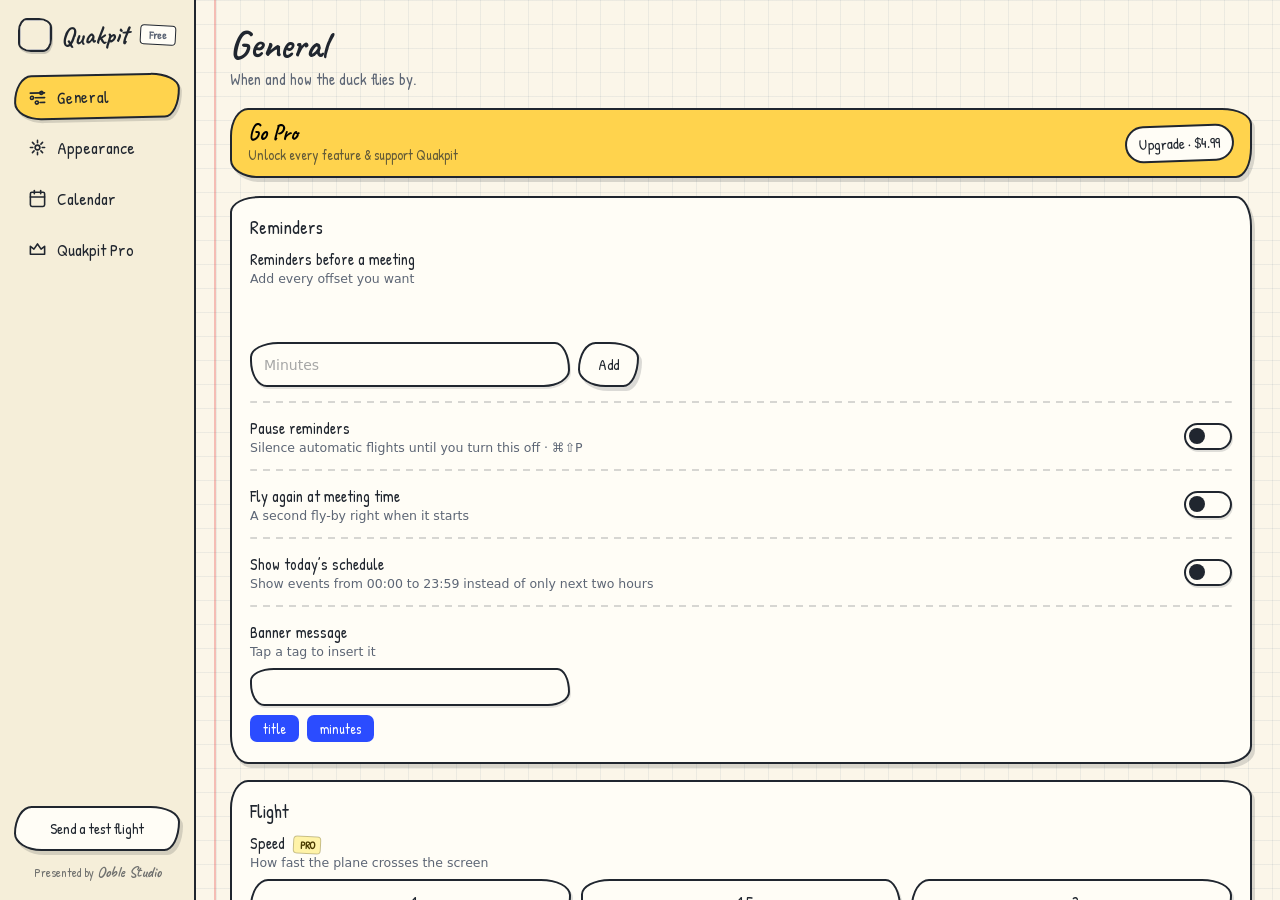
<file: src/renderer/settings/index.html>
<!doctype html>
<html lang="en">
  <head>
    <meta charset="utf-8" />
    <meta
      http-equiv="Content-Security-Policy"
      content="default-src 'self'; script-src 'self'; style-src 'self' 'unsafe-inline'; img-src 'self' data:; connect-src 'self' ws: wss:;"
    />
    <title>Quakpit — Settings</title>
    <link rel="stylesheet" href="./settings.css" />
  </head>
  <body>
    <div class="app">
      <aside class="sidebar">
        <div class="brand">
          <img id="brand-logo" class="brand-logo" alt="" />
          <span class="brand-name">Quakpit</span>
          <span id="plan-badge" class="badge free">Free</span>
        </div>

        <nav class="nav">
          <button class="nav-item active" data-tab="general">
            <svg viewBox="0 0 24 24" fill="none" stroke="currentColor" stroke-width="2" stroke-linecap="round"><line x1="21" y1="6" x2="3" y2="6"/><line x1="21" y1="12" x2="9" y2="12"/><line x1="21" y1="18" x2="15" y2="18"/><circle cx="17" cy="6" r="2"/><circle cx="5" cy="12" r="2"/><circle cx="11" cy="18" r="2"/></svg>
            General
          </button>
          <button class="nav-item" data-tab="appearance">
            <svg viewBox="0 0 24 24" fill="none" stroke="currentColor" stroke-width="2" stroke-linecap="round" stroke-linejoin="round"><path d="M12 3v3M12 18v3M3 12h3M18 12h3M5.6 5.6l2.1 2.1M16.3 16.3l2.1 2.1M18.4 5.6l-2.1 2.1M7.7 16.3l-2.1 2.1"/><circle cx="12" cy="12" r="3"/></svg>
            Appearance
          </button>
          <button class="nav-item" data-tab="calendar">
            <svg viewBox="0 0 24 24" fill="none" stroke="currentColor" stroke-width="2" stroke-linecap="round"><rect x="3" y="4" width="18" height="18" rx="2"/><line x1="3" y1="10" x2="21" y2="10"/><line x1="8" y1="2" x2="8" y2="6"/><line x1="16" y1="2" x2="16" y2="6"/></svg>
            Calendar
          </button>
          <button class="nav-item" data-tab="pro">
            <svg viewBox="0 0 24 24" fill="none" stroke="currentColor" stroke-width="2" stroke-linejoin="round"><path d="M3 8l4.5 3.5L12 5l4.5 6.5L21 8v10H3z"/></svg>
            Quakpit Pro
          </button>
        </nav>

        <div class="sidebar-foot">
          <button id="test-btn" class="btn btn-outline btn-block">Send a test flight</button>
          <a id="made-by" class="made-by" href="https://ooble.studio" rel="noopener">
            Presented by <b>Ooble&nbsp;Studio</b>
          </a>
        </div>
      </aside>

      <main class="content">
        <!-- GENERAL -->
        <section class="panel active" data-panel="general">
          <div class="panel-head"><h1>General</h1><p class="muted">When and how the duck flies by.</p></div>

          <!-- Upgrade banner (hidden once Pro) -->
          <button id="pro-banner" class="pro-banner">
            <span class="pro-banner-text">
              <strong>Go Pro</strong>
              <span>Unlock every feature &amp; support Quakpit</span>
            </span>
            <span class="pro-banner-cta">Upgrade · $4.99</span>
          </button>

          <!-- Reminders: timing + what the banner says -->
          <div class="card">
            <div class="card-title">Reminders</div>
            <div class="field field-col">
              <div class="field-label"><span>Reminders before a meeting</span><span class="hint">Add every offset you want</span></div>
              <div id="reminder-list" class="reminder-list"></div>
              <div class="reminder-add">
                <input id="reminder-minutes" class="input" type="number" min="1" max="1440" step="1" placeholder="Minutes" />
                <button id="reminder-add" class="btn btn-outline" type="button">Add</button>
              </div>
            </div>
            <div class="sep"></div>
            <div class="switch-row">
              <div class="field-label"><span>Pause reminders</span><span class="hint">Silence automatic flights until you turn this off · ⌘⇧P</span></div>
              <label class="switch"><input id="presentation-mode" type="checkbox" /><span class="track"><span class="thumb"></span></span></label>
            </div>
            <div class="sep"></div>
            <div class="switch-row">
              <div class="field-label"><span>Fly again at meeting time</span><span class="hint">A second fly-by right when it starts</span></div>
              <label class="switch"><input id="flyatstart" type="checkbox" /><span class="track"><span class="thumb"></span></span></label>
            </div>
            <div class="sep"></div>
            <div class="switch-row">
              <div class="field-label"><span>Show today’s schedule</span><span class="hint">Show events from 00:00 to 23:59 instead of only next two hours</span></div>
              <label class="switch"><input id="show-today" type="checkbox" /><span class="track"><span class="thumb"></span></span></label>
            </div>
            <div class="sep"></div>
            <div class="field field-col">
              <div class="field-label"><span>Banner message</span><span class="hint">Tap a tag to insert it</span></div>
              <input id="template" class="input" type="text" />
              <div class="tag-row">
                <button class="tag-btn" data-token="{title}">title</button>
                <button class="tag-btn" data-token="{minutes}">minutes</button>
              </div>
            </div>
          </div>

          <!-- Flight: how it crosses the screen -->
          <div class="card">
            <div class="card-title">Flight</div>
            <div class="field field-col">
              <div class="field-label"><span>Speed <span class="pro-tag">PRO</span></span><span class="hint">How fast the plane crosses the screen</span></div>
              <div id="speed" class="choices">
                <button class="choice" data-value="normal">×1</button>
                <button class="choice" data-value="fast">×1.5</button>
                <button class="choice" data-value="ultra">×2</button>
              </div>
            </div>
            <div class="sep"></div>
            <div class="field">
              <div class="field-label"><span>Show on</span><span class="hint">Which screen the plane uses</span></div>
              <select id="display" class="select">
                <option value="cursor">Screen with my cursor</option>
                <option value="primary">My main screen</option>
              </select>
            </div>
          </div>

          <!-- Startup / system -->
          <div class="card">
            <div class="switch-row">
              <div class="field-label"><span>Launch at login</span><span class="hint">Start Quakpit when you sign in</span></div>
              <label class="switch"><input id="login" type="checkbox" /><span class="track"><span class="thumb"></span></span></label>
            </div>
            <div class="sep"></div>
            <div class="switch-row">
              <div class="field-label"><span>Stay signed in</span><span class="hint">Store the calendar token (encrypted)</span></div>
              <label class="switch"><input id="stay" type="checkbox" /><span class="track"><span class="thumb"></span></span></label>
            </div>
          </div>
        </section>

        <!-- APPEARANCE -->
        <section class="panel" data-panel="appearance">
          <div class="panel-head"><h1>Appearance</h1><p class="muted">Make Quakpit yours.</p></div>

          <!-- Live preview: the plane flies in place, clouds drift, no sound -->
          <div id="appearance-preview" class="sky">
            <div class="clouds"></div>
            <div class="preview-rig">
              <div class="banner"><span id="preview-text">Meeting in 5 minutes</span></div>
              <div class="rope"></div>
              <div class="aircraft">
                <img class="plane" alt="" />
                <img class="head" alt="" />
                <img class="prop" alt="" />
              </div>
            </div>
            <svg class="filters" aria-hidden="true" width="0" height="0">
              <defs>
                <filter id="banner-wave" x="-20%" y="-60%" width="140%" height="220%">
                  <feTurbulence type="fractalNoise" baseFrequency="0.011 0.024" numOctaves="1" seed="7" result="noise" />
                  <feOffset in="noise" dx="0" dy="0" result="noiseShift">
                    <animate attributeName="dx" dur="3.2s" values="0;110;0" calcMode="spline" keyTimes="0;0.5;1" keySplines="0.45 0 0.55 1;0.45 0 0.55 1" repeatCount="indefinite" />
                    <animate attributeName="dy" dur="2.4s" values="0;26;0" calcMode="spline" keyTimes="0;0.5;1" keySplines="0.45 0 0.55 1;0.45 0 0.55 1" repeatCount="indefinite" />
                  </feOffset>
                  <feDisplacementMap in="SourceGraphic" in2="noiseShift" scale="20" xChannelSelector="R" yChannelSelector="G">
                    <animate attributeName="scale" dur="2.2s" values="16;30;16" calcMode="spline" keyTimes="0;0.5;1" keySplines="0.45 0 0.55 1;0.45 0 0.55 1" repeatCount="indefinite" />
                  </feDisplacementMap>
                </filter>
              </defs>
            </svg>
          </div>

          <!-- Mini category nav -->
          <div class="subnav" role="tablist">
            <button class="subnav-item active" data-sub="flier">Flier</button>
            <button class="subnav-item" data-sub="banner">Banner</button>
            <button class="subnav-item" data-sub="typo">Typo</button>
            <button class="subnav-item" data-sub="sound">Sound</button>
          </div>

          <!-- Flier -->
          <div class="subpanel active" data-sub="flier">
            <div class="card">
              <div class="card-title">Flier <span class="pro-tag">PRO</span></div>
              <p class="muted small">Pick a head, then a plane colour. Tap a locked one to try it in the preview above.</p>
              <div class="group-label"><span>Head</span></div>
              <div id="heads" class="swatch-grid"></div>
              <div class="group-label" style="margin-top:16px"><span>Plane colour</span></div>
              <div id="colors" class="swatch-grid"></div>
            </div>
          </div>

          <!-- Banner -->
          <div class="subpanel" data-sub="banner">
            <div class="card">
              <div class="card-title">Banner theme <span class="pro-tag">PRO</span></div>
              <p class="muted small">Stripe colours of the towed banner.</p>
              <div id="themes" class="swatch-grid"></div>
            </div>
          </div>

          <!-- Typo -->
          <div class="subpanel" data-sub="typo">
            <div class="card">
              <div class="card-title">Typography</div>
              <p class="muted small">Banner font.</p>
              <div id="fonts" class="swatch-grid"></div>
            </div>
          </div>

          <!-- Sound -->
          <div class="subpanel" data-sub="sound">
            <div class="card">
              <div class="card-title">Sound</div>
              <div class="switch-row">
                <div class="field-label"><span>Engine sound</span><span class="hint">Engine + sound while it flies</span></div>
                <label class="switch"><input id="sound" type="checkbox" /><span class="track"><span class="thumb"></span></span></label>
              </div>
              <div class="sep"></div>
              <div class="group-label"><span>Flight sound <span class="pro-tag">PRO</span></span><span class="hint">Follows your animal — tap to preview</span></div>
              <div id="sounds" class="swatch-grid"></div>
            </div>
          </div>
        </section>

        <!-- CALENDAR -->
        <section class="panel" data-panel="calendar">
          <div class="panel-head"><h1>Calendar</h1><p class="muted">Read on this device only — never sent anywhere.</p></div>

          <!-- Provider picker -->
          <div id="cal-picker">
            <button id="cal-free-note" class="cal-note hidden">
              You're on the free plan — one calendar only. <b>Go Pro</b> to add more.
            </button>
            <div class="provider-list">
              <button class="provider-btn" data-go="ical">
                <span class="provider-ico">
                  <svg viewBox="0 0 24 24" width="20" height="20" fill="none" stroke="currentColor" stroke-width="2" stroke-linecap="round" stroke-linejoin="round"><path d="M10 13a5 5 0 0 0 7 0l3-3a5 5 0 0 0-7-7l-1.5 1.5"/><path d="M14 11a5 5 0 0 0-7 0l-3 3a5 5 0 0 0 7 7l1.5-1.5"/></svg>
                </span>
                <span class="provider-meta"><span class="provider-name">Add by link <span class="reco">easiest</span></span><span id="pick-ical-status" class="provider-state">Not connected</span></span>
                <span class="chev">›</span>
              </button>

              <button class="provider-btn" data-go="icloud">
                <span class="provider-ico">
                  <svg viewBox="0 0 24 24" width="20" height="20" fill="currentColor"><path d="M16.4 1.4c0 1.1-.4 2.1-1.2 3-.9 1-2 1.6-3.1 1.5-.1-1.1.4-2.2 1.2-3C14.1 2 15.3 1.4 16.4 1.4zM20 17.2c-.5 1.2-.8 1.7-1.5 2.8-1 1.5-2.4 3.4-4.1 3.4-1.5 0-1.9-1-4-1-2 0-2.5 1-4 1-1.7 0-3-1.7-4-3.2-2.9-4.2-3.2-9.7-1-12.6C2.6 6.9 4.4 6 6.1 6c1.6 0 2.6 1 4 1 1.3 0 2.1-1 4-1 1.4 0 2.9.8 4 2.1-3.5 1.9-3 6.9.9 8.1z"/></svg>
                </span>
                <span class="provider-meta"><span class="provider-name">Apple iCloud</span><span id="pick-icloud-status" class="provider-state">Not connected</span></span>
                <span class="chev">›</span>
              </button>

              <button class="provider-btn disabled" disabled>
                <span class="provider-ico">
                  <svg viewBox="0 0 48 48" width="22" height="22"><path fill="#FFC107" d="M43.6 20.5H42V20H24v8h11.3c-1.6 4.7-6.1 8-11.3 8-6.6 0-12-5.4-12-12s5.4-12 12-12c3.1 0 5.9 1.2 8 3.1l5.7-5.7C34.5 6.5 29.5 4.5 24 4.5 13.2 4.5 4.5 13.2 4.5 24S13.2 43.5 24 43.5 43.5 34.8 43.5 24c0-1.2-.1-2.3-.3-3.5z"/><path fill="#FF3D00" d="M6.3 14.7l6.6 4.8C14.7 16 19 13 24 13c3.1 0 5.9 1.2 8 3.1l5.7-5.7C34.5 6.5 29.5 4.5 24 4.5 16.3 4.5 9.7 8.9 6.3 14.7z"/><path fill="#4CAF50" d="M24 43.5c5.4 0 10.3-2 14-5.3l-6.5-5.5C29.6 34.5 26.9 35.5 24 35.5c-5.2 0-9.6-3.3-11.3-8l-6.6 5.1C9.5 39 16.2 43.5 24 43.5z"/><path fill="#1976D2" d="M43.6 20.5H42V20H24v8h11.3c-.8 2.2-2.2 4.2-4.1 5.6l6.5 5.5c-.5.4 7-5.1 7-14.6 0-1.2-.1-2.3-.4-3.5z"/></svg>
                </span>
                <span class="provider-meta"><span class="provider-name">Google Calendar</span><span class="provider-state">Sign-in coming soon</span></span>
                <span class="soon">Soon</span>
              </button>
            </div>

            <div class="next-up">
              <div class="next-up-head">
                <span class="next-up-title">
                  <svg class="next-up-ico" viewBox="0 0 24 24" fill="none" stroke="currentColor" stroke-width="2" stroke-linecap="round" stroke-linejoin="round"><circle cx="12" cy="12" r="9"/><path d="M12 7.5V12l3 2"/></svg>
                  <span id="agenda-title">Next up</span>
                </span>
                <button id="upcoming-refresh" class="icon-btn" title="Re-check your calendars now" aria-label="Refresh">
                  <svg viewBox="0 0 24 24" fill="none" stroke="currentColor" stroke-width="2" stroke-linecap="round" stroke-linejoin="round"><path d="M21 12a9 9 0 1 1-2.64-6.36"/><path d="M21 3v6h-6"/></svg>
                </button>
              </div>
              <ul id="upcoming" class="upcoming"><li class="up-empty">Connect a calendar to see your meetings.</li></ul>
            </div>

            <p class="privacy">🔒 Everything stays on this device. Quakpit has no server.</p>
          </div>

          <!-- iCal-link wizard -->
          <div id="wiz-ical" class="hidden">
            <button class="back" data-back>‹ Back</button>
            <h2 class="wiz-title">Add a calendar by link</h2>

            <div class="card">
              <div class="card-title">Paste a calendar link (iCal / .ics)</div>
              <ol class="steps-list">
                <li>Google Calendar (web): your calendar → <b>Settings and sharing</b> → <b>Integrate calendar</b> → copy <b>Secret address in iCal format</b>.</li>
                <li>Outlook / Fastmail / others: look for <b>Publish</b> or an <b>iCal/ICS</b> link.</li>
                <li>Paste it below — add as many calendars as you like.</li>
              </ol>
              <label class="stack"><span>Calendar link</span><input id="ical-url" class="input" type="text" placeholder="https://…/basic.ics  (or webcal://…)" /></label>
              <label class="stack"><span>Name (optional)</span><input id="ical-name" class="input" type="text" placeholder="Work" /></label>
              <div class="row" style="margin-top:12px"><button id="ical-add" class="btn btn-primary">Add calendar</button></div>
              <p id="ical-error" class="warn hidden" style="margin-top:8px"></p>
            </div>

            <div class="card">
              <div class="card-title">Your calendar links</div>
              <ul id="ical-feeds" class="feed-list"><li class="muted">None yet.</li></ul>
            </div>
          </div>

          <!-- iCloud wizard -->
          <div id="wiz-icloud" class="hidden">
            <button class="back" data-back>‹ Back</button>
            <h2 class="wiz-title">Connect Apple iCloud</h2>

            <div id="i-step-form" class="card">
              <div class="card-title">Connect with an app-specific password</div>
              <ol class="steps-list">
                <li>Open <a href="https://appleid.apple.com" target="_blank" rel="noopener">appleid.apple.com</a> → Sign-In &amp; Security → <b>App-Specific Passwords</b> → generate one.</li>
                <li>Enter your Apple ID and that password below.</li>
              </ol>
              <label class="stack"><span>Apple ID</span><input id="i-user" class="input" type="email" placeholder="you@icloud.com" /></label>
              <label class="stack"><span>App-specific password</span><input id="i-pass" class="input" type="password" placeholder="xxxx-xxxx-xxxx-xxxx" /></label>
              <div class="row" style="margin-top:12px"><button id="i-connect" class="btn btn-primary">Connect</button></div>
            </div>

            <div id="i-step-connected" class="card hidden">
              <p class="ok">✅ Connected · <span id="i-detail"></span></p>
              <button id="i-disconnect" class="btn btn-outline">Disconnect</button>
            </div>

            <p id="i-error" class="warn hidden"></p>
          </div>
        </section>

        <!-- PRO -->
        <section class="panel" data-panel="pro">
          <div class="panel-head"><h1>Quakpit Pro</h1><p class="muted">Everything unlocked. One payment, yours forever.</p></div>

          <div class="card pro-card">
            <div class="price-row">
              <div class="price">
                <span class="price-amount">$4.99</span>
                <span class="price-note">one-time · lifetime</span>
              </div>
            </div>

            <p id="license-line" class="muted">Make the duck truly yours — and keep an indie project flying.</p>

            <div id="license-locked">
              <ul class="checks">
                <li>4 more characters (Corgi, Dino, Pigeon, Capybara) + their sounds</li>
                <li>4 more plane colours (Blue, Green, Pink, Black)</li>
                <li>4 more banner themes (Midnight, Sunset, Mint, Bubblegum)</li>
                <li>Faster fly-bys (1.5× &amp; 2× speed)</li>
                <li>Combine several calendars at once</li>
              </ul>

              <button id="buy-btn" class="btn btn-primary btn-block btn-lg">Unlock Quakpit Pro — $4.99</button>

              <div class="have-key">
                <span class="muted small">Already have a license key?</span>
                <div class="row">
                  <input id="license-key" class="input" type="text" placeholder="Paste your license key" />
                  <button id="activate-btn" class="btn btn-outline">Activate</button>
                </div>
              </div>
            </div>

            <div id="license-active" class="hidden">
              <p class="active-note">Pro is active on this device.</p>
              <button id="deactivate-btn" class="btn btn-outline">Deactivate this device</button>
            </div>

            <p id="license-error" class="warn hidden"></p>
          </div>

          <p class="pro-foot muted small">Pay once by card via Polar — no subscription. Activates on one device. Thanks for supporting the duck. 🦆</p>
        </section>
      </main>
    </div>

    <script type="module" src="./settings.ts"></script>
  </body>
</html>
</file>
<file: src/renderer/settings/settings.css>
/* =========================================================================
   Quakpit — Settings app
   Art direction: same hand-made "school notebook" look as the landing page —
   cream graph paper, felt-tip colours, wobbly hand-drawn boxes, post-it tags,
   handwriting fonts. Kept usable: ink-on-cream contrast, rounded body font for
   dense text, handwriting only for titles/labels.
   The #appearance-preview block at the bottom is intentionally UNCHANGED.
   ========================================================================= */

/* ---- Self-hosted handwriting fonts (SIL OFL, see fonts/OFL.txt) ---- */
@font-face {
  font-family: "Caveat";
  src: url("../fonts/caveat-latin.woff2") format("woff2");
  font-weight: 400 700;
  font-style: normal;
  font-display: swap;
}
@font-face {
  font-family: "Patrick Hand";
  src: url("../fonts/patrickhand-latin.woff2") format("woff2");
  font-weight: 400;
  font-style: normal;
  font-display: swap;
}

:root {
  color-scheme: light;

  /* paper + ink */
  --paper: #fbf6e9;
  --paper-2: #f5eed9;
  --paper-card: #fffdf6;
  --grid: rgba(40, 70, 110, 0.07);
  --ink: #20262f;
  --ink-soft: #5d6675;

  /* felt-tips */
  --yellow: #ffd34d;
  --yellow-deep: #f4b400;
  --postit: #fff3a8;
  --blue: #2b4cff;
  --red: #e23b3b;
  --green: #15a06a;
  --sky: #cdeafc;

  /* fonts */
  --font-hand: "Caveat", "Comic Sans MS", "Bradley Hand", cursive;
  --font-note: "Patrick Hand", "Comic Sans MS", "Bradley Hand", cursive;
  --font-body: "Nunito", ui-rounded, "SF Pro Rounded", "Hiragino Maru Gothic ProN",
    -apple-system, system-ui, "Segoe UI", sans-serif;

  /* hand-drawn box radius (wobble trick) */
  --wobble-a: 18px 30px 16px 28px / 28px 16px 30px 18px;
  --wobble-b: 30px 16px 28px 18px / 16px 30px 18px 28px;
  --shadow: 3px 4px 0 rgba(32, 38, 47, 0.16);

  /* legacy aliases so existing rules/JS inline styles keep working */
  --bg: var(--paper);
  --card: var(--paper-card);
  --elevated: #f1e7cd;
  --border: var(--ink);
  --fg: var(--ink);
  --muted: var(--ink-soft);
  --primary: var(--yellow);
  --primary-ink: var(--ink);
  --accent-bg: var(--postit);
  --ok: var(--green);
  --warn: var(--red);
  --radius: 14px;
}

* {
  box-sizing: border-box;
}
html,
body {
  margin: 0;
  height: 100%;
  color: var(--ink);
  font-family: var(--font-body);
  font-size: 14px;
  -webkit-font-smoothing: antialiased;
  background-color: var(--paper);
  background-image:
    linear-gradient(var(--grid) 1px, transparent 1px),
    linear-gradient(90deg, var(--grid) 1px, transparent 1px);
  background-size: 24px 24px;
}
a {
  color: var(--blue);
  text-decoration: underline;
  text-decoration-style: wavy;
}
.muted {
  color: var(--ink-soft);
}
.small {
  font-size: 13px;
}
.hidden {
  display: none !important;
}

/* ---- App shell ---- */
.app {
  display: flex;
  height: 100vh;
}
.sidebar {
  width: 196px;
  flex: none;
  display: flex;
  flex-direction: column;
  padding: 18px 14px;
  background: var(--paper-2);
  border-right: 2.5px solid var(--ink);
}
.content {
  flex: 1;
  overflow-y: auto;
  padding: 26px 28px 34px 34px;
  position: relative;
}
/* notebook red margin line down the content */
.content::before {
  content: "";
  position: fixed;
  top: 0;
  bottom: 0;
  left: 214px;
  width: 2px;
  background: rgba(226, 59, 59, 0.3);
  pointer-events: none;
}

/* ---- Brand ---- */
.brand {
  display: flex;
  align-items: center;
  gap: 9px;
  margin-bottom: 22px;
  padding: 0 4px;
}
.brand-logo {
  width: 34px;
  height: 34px;
  flex: none;
  object-fit: cover;
  border: 2.5px solid var(--ink);
  border-radius: 9px 13px 9px 13px / 13px 9px 13px 9px;
  box-shadow: 1px 2px 0 rgba(32, 38, 47, 0.2);
}
.brand-name {
  font-family: var(--font-hand);
  font-weight: 700;
  font-size: 26px;
  transform: rotate(-2deg);
}

/* ---- Sidebar nav ---- */
.nav {
  display: flex;
  flex-direction: column;
  gap: 6px;
}
.nav-item {
  display: flex;
  align-items: center;
  gap: 10px;
  width: 100%;
  padding: 9px 12px;
  border: 2px solid transparent;
  border-radius: var(--wobble-a);
  background: transparent;
  color: var(--ink);
  font-family: var(--font-note);
  font-size: 17px;
  cursor: pointer;
  text-align: left;
  transition: transform 0.1s ease, background 0.1s ease;
}
.nav-item svg {
  width: 19px;
  height: 19px;
  flex: none;
}
.nav-item:hover {
  color: var(--blue);
}
.nav-item.active {
  background: var(--yellow);
  border-color: var(--ink);
  box-shadow: 2px 3px 0 rgba(32, 38, 47, 0.16);
  transform: rotate(-1.2deg);
}
.nav-item:nth-child(even).active {
  transform: rotate(1deg);
}
.sidebar-foot {
  margin-top: auto;
  padding-top: 14px;
}
.made-by {
  display: block;
  margin-top: 12px;
  text-align: center;
  font-family: var(--font-note);
  font-size: 12.5px;
  color: var(--ink);
  opacity: 0.62;
  text-decoration: none;
  cursor: pointer;
  transition: opacity 0.12s ease, transform 0.12s ease;
}
.made-by b {
  font-family: var(--font-hand);
  font-size: 15px;
  font-weight: 700;
}
.made-by:hover {
  opacity: 1;
  transform: rotate(-1.5deg);
}

/* ---- Panels / headings ---- */
.panel {
  display: none;
}
.panel.active {
  display: block;
}
.panel-head {
  margin-bottom: 18px;
}
.panel-head h1 {
  margin: 0;
  font-family: var(--font-hand);
  font-weight: 700;
  font-size: 38px;
  line-height: 1;
}
.panel-head p {
  margin: 4px 0 0;
  font-family: var(--font-note);
  font-size: 16px;
  color: var(--ink-soft);
}

/* ---- Cards (hand-drawn boxes) ---- */
.card {
  position: relative;
  background: var(--paper-card);
  border: 2.5px solid var(--ink);
  border-radius: var(--wobble-a);
  box-shadow: var(--shadow);
  padding: 16px 18px;
  margin-bottom: 16px;
}
.card:nth-of-type(even) {
  border-radius: var(--wobble-b);
}
.card-title {
  font-family: var(--font-note);
  font-size: 19px;
  font-weight: 400;
  margin-bottom: 4px;
}
.card .small {
  margin-top: 0;
}

/* ---- Fields ---- */
.field,
.switch-row {
  display: flex;
  align-items: center;
  justify-content: space-between;
  gap: 16px;
  padding: 4px 0;
}
.field-label {
  display: flex;
  flex-direction: column;
  gap: 1px;
}
.field-label > span:first-child {
  font-family: var(--font-note);
  font-size: 16px;
}
.hint {
  font-size: 12.5px;
  color: var(--ink-soft);
}
.sep {
  height: 2px;
  margin: 10px 0;
  border-radius: 2px;
  background: repeating-linear-gradient(
    90deg,
    rgba(32, 38, 47, 0.18) 0 7px,
    transparent 7px 13px
  );
}
/* Stacked field (label on top, control row below) — used by choice groups + message */
.field-col {
  flex-direction: column;
  align-items: stretch;
  gap: 9px;
}
.field-col .input {
  width: 100%;
  max-width: none;
}

/* Single-select card group (Lead time, Speed) */
.choices {
  display: flex;
  gap: 10px;
}
.choice {
  flex: 1;
  font-family: var(--font-note);
  font-size: 16px;
  color: var(--ink);
  background: var(--paper-card);
  border: 2.5px solid var(--ink);
  border-radius: var(--wobble-a);
  box-shadow: 2px 3px 0 rgba(32, 38, 47, 0.14);
  padding: 10px 6px;
  cursor: pointer;
  transition: transform 0.1s ease;
}
.choice:nth-child(even) {
  border-radius: var(--wobble-b);
}
.choice:hover {
  transform: translateY(-2px) rotate(-1deg);
}
.choice.selected {
  background: var(--yellow);
  transform: rotate(-1.5deg);
}
.choices.locked .choice {
  opacity: 0.5;
}
.choices.locked .choice:hover {
  transform: none;
}

/* Blue token tags under the banner message */
.tag-row {
  display: flex;
  gap: 8px;
}

.reminder-list { display: flex; flex-wrap: wrap; gap: 8px; min-height: 30px; }
.reminder-chip { display: inline-flex; align-items: center; gap: 6px; padding: 4px 8px 4px 10px; border: 2px solid var(--ink); border-radius: 999px; background: var(--postit); font-family: var(--font-note); font-size: 16px; }
.reminder-chip button { appearance: none; border: 0; background: transparent; color: var(--ink); font: inherit; font-size: 20px; line-height: 16px; cursor: pointer; padding: 0; }
.reminder-add { display: flex; gap: 8px; margin-top: 8px; }
.reminder-add .input { width: 120px; }
.tag-btn {
  font-family: var(--font-note);
  font-size: 14px;
  color: #fff;
  background: var(--blue);
  border: none;
  border-radius: 7px;
  padding: 4px 13px;
  cursor: pointer;
  transition: transform 0.1s ease, filter 0.1s ease;
}
.tag-btn:hover {
  filter: brightness(1.12);
  transform: translateY(-1px) rotate(-1.5deg);
}

.group-label {
  display: flex;
  align-items: baseline;
  justify-content: space-between;
  gap: 10px;
  margin: 6px 0 10px;
  font-family: var(--font-note);
  font-size: 16px;
}
.group-label .hint {
  font-family: var(--font-body);
}
.row {
  display: flex;
  gap: 10px;
  align-items: center;
}
.stack {
  display: block;
  margin-bottom: 12px;
}
.stack > span {
  display: block;
  font-family: var(--font-note);
  font-size: 15px;
  margin-bottom: 5px;
}
.stack .input {
  width: 100%;
}

/* ---- Inputs / selects ---- */
.input,
.select {
  font-family: var(--font-body);
  font-size: 14px;
  color: var(--ink);
  background: var(--paper-card);
  border: 2px solid var(--ink);
  border-radius: var(--wobble-b);
  padding: 9px 12px;
  outline: none;
  box-shadow: 1px 2px 0 rgba(32, 38, 47, 0.12);
}
.select {
  cursor: pointer;
  min-width: 168px;
}
.input:focus,
.select:focus {
  border-color: var(--blue);
}
.input::placeholder {
  color: rgba(32, 38, 47, 0.4);
}
/* A text input sitting inline in a field should take the free space. */
.field .input {
  flex: 1;
  min-width: 120px;
  max-width: 320px;
}

/* ---- Buttons ---- */
.btn {
  position: relative;
  display: inline-flex;
  align-items: center;
  justify-content: center;
  gap: 8px;
  padding: 10px 18px;
  font-family: var(--font-note);
  font-size: 15px;
  color: var(--ink);
  background: var(--paper-card);
  border: 2.5px solid var(--ink);
  border-radius: var(--wobble-a);
  box-shadow: var(--shadow);
  cursor: pointer;
  transition: transform 0.12s ease, box-shadow 0.12s ease;
}
.btn:hover {
  transform: translate(-1px, -2px) rotate(-0.6deg);
  box-shadow: 5px 7px 0 rgba(32, 38, 47, 0.18);
}
.btn:active {
  transform: translate(1px, 2px);
  box-shadow: 1px 2px 0 rgba(32, 38, 47, 0.18);
}
.btn:disabled {
  opacity: 0.6;
  cursor: default;
  transform: none;
  box-shadow: var(--shadow);
}
.btn-primary {
  background: var(--yellow);
}
.btn-outline {
  background: var(--paper-card);
}
.btn-block {
  width: 100%;
}
.btn-sm {
  padding: 6px 12px;
  font-size: 14px;
  box-shadow: 2px 3px 0 rgba(32, 38, 47, 0.16);
}
.btn-lg {
  padding: 14px 20px;
  font-size: 18px;
  font-family: var(--font-hand);
  font-weight: 700;
}

/* ---- Switch (keep functional, hand-drawn) ---- */
.switch {
  position: relative;
  display: inline-block;
  width: 48px;
  height: 27px;
  flex: none;
}
.switch input {
  position: absolute;
  inset: 0;
  width: 100%;
  height: 100%;
  margin: 0;
  opacity: 0;
  cursor: pointer;
}
.switch .track {
  position: absolute;
  inset: 0;
  border-radius: 999px;
  background: var(--paper-card);
  border: 2.5px solid var(--ink);
  box-shadow: 1px 2px 0 rgba(32, 38, 47, 0.14);
  transition: background 0.15s ease;
}
.switch .thumb {
  position: absolute;
  top: 3px;
  left: 3px;
  width: 16px;
  height: 16px;
  border-radius: 50%;
  background: var(--ink);
  transition: transform 0.15s ease;
}
.switch input:checked + .track {
  background: var(--yellow);
}
.switch input:checked + .track .thumb {
  transform: translateX(21px);
}

/* ---- Tags / badges ---- */
.badge {
  margin-left: auto;
  font-family: var(--font-note);
  font-size: 11px;
  font-weight: 700;
  padding: 2px 8px;
  border: 1.5px solid var(--ink);
  border-radius: 4px;
  transform: rotate(3deg);
}
.badge.free {
  background: var(--paper-card);
  color: var(--ink-soft);
}
.badge.pro {
  background: var(--yellow);
  color: var(--ink);
}
.pro-tag,
.reco,
.soon {
  display: inline-block;
  font-family: var(--font-note);
  font-size: 11px;
  font-weight: 700;
  padding: 1px 6px;
  border: 1px solid rgba(0, 0, 0, 0.22);
  border-radius: 4px;
  vertical-align: middle;
}
.pro-tag {
  background: var(--postit);
  color: #4a3b00;
  transform: rotate(3deg);
  margin-left: 4px;
}
.reco {
  background: var(--yellow);
  color: var(--ink);
  margin-left: 6px;
  text-transform: lowercase;
}
.soon {
  margin-left: auto;
  background: var(--paper-2);
  color: var(--ink-soft);
  transform: rotate(2deg);
}

/* ---- Upgrade banner (top of General) ---- */
.pro-banner {
  display: flex;
  align-items: center;
  justify-content: space-between;
  gap: 12px;
  width: 100%;
  text-align: left;
  cursor: pointer;
  background: var(--yellow);
  border: 2.5px solid var(--ink);
  border-radius: var(--wobble-a);
  box-shadow: var(--shadow);
  padding: 12px 16px;
  margin-bottom: 18px;
  transition: transform 0.12s ease;
}
.pro-banner:hover {
  transform: rotate(-1deg) translateY(-1px);
}
.pro-banner-text {
  display: flex;
  flex-direction: column;
  gap: 1px;
}
.pro-banner-text strong {
  font-family: var(--font-hand);
  font-weight: 700;
  font-size: 22px;
  line-height: 1;
}
.pro-banner-text span {
  font-family: var(--font-note);
  font-size: 14px;
  color: rgba(32, 38, 47, 0.7);
}
.pro-banner-cta {
  flex: none;
  font-family: var(--font-note);
  font-size: 15px;
  background: var(--paper-card);
  color: var(--ink);
  border: 2px solid var(--ink);
  padding: 6px 12px;
  border-radius: 999px;
  white-space: nowrap;
  transform: rotate(-2deg);
}

/* ---- Pro-only rows mixed with free ones ---- */
.pro-row.locked {
  cursor: pointer;
}
.pro-row.locked .select,
.pro-row.locked .switch {
  opacity: 0.5;
  pointer-events: none;
}

/* ---- Mini category nav (Appearance) ---- */
.subnav {
  display: inline-flex;
  flex-wrap: wrap;
  gap: 8px;
  margin-bottom: 16px;
}
.subnav-item {
  font-family: var(--font-note);
  font-size: 16px;
  color: var(--ink);
  background: var(--paper-card);
  border: 2.5px solid var(--ink);
  border-radius: var(--wobble-a);
  box-shadow: 2px 3px 0 rgba(32, 38, 47, 0.14);
  padding: 5px 16px;
  cursor: pointer;
  transition: transform 0.1s ease;
}
.subnav-item:nth-child(even) {
  border-radius: var(--wobble-b);
}
.subnav-item:hover {
  transform: translateY(-2px) rotate(-1deg);
}
.subnav-item.active {
  background: var(--yellow);
  transform: rotate(-1.5deg);
}
.subpanel {
  display: none;
}
.subpanel.active {
  display: block;
}

/* ---- Cards/tiles (swatches: flier, banner, typo, sound) ---- */
.swatch-grid {
  display: grid;
  grid-template-columns: repeat(3, 1fr);
  gap: 12px;
}
.swatch {
  position: relative;
  display: flex;
  flex-direction: column;
  padding: 0;
  overflow: hidden;
  background: var(--paper-card);
  border: 2.5px solid var(--ink);
  border-radius: var(--wobble-a);
  box-shadow: 2px 3px 0 rgba(32, 38, 47, 0.14);
  color: var(--ink);
  cursor: pointer;
  transition: transform 0.1s ease;
}
.swatch:nth-child(even) {
  border-radius: var(--wobble-b);
}
.swatch:hover {
  transform: translateY(-2px) rotate(-1deg);
}
.swatch.selected {
  background: var(--yellow);
  transform: rotate(-1.5deg);
}
/* a locked option being "tried" in the preview (free user) */
.swatch.trying {
  border-color: var(--blue);
  box-shadow: inset 0 0 0 2.5px var(--blue);
}
.swatch.locked {
  opacity: 0.6;
}
.swatch.locked.trying {
  opacity: 1;
}
.swatch.locked:hover {
  transform: none;
}
.swatch-fill {
  height: 50px;
  width: 100%;
  border-bottom: 2px solid var(--ink);
}
.swatch-name {
  padding: 7px 10px;
  font-family: var(--font-note);
  font-size: 15px;
  color: var(--ink);
  white-space: nowrap;
  overflow: hidden;
  text-overflow: ellipsis;
}
.swatch .lock {
  position: absolute;
  top: 6px;
  right: 7px;
  font-size: 11px;
  background: var(--paper-card);
  border: 1.5px solid var(--ink);
  border-radius: 5px;
  padding: 0 3px;
}
/* font tile */
.font-sample {
  display: flex;
  align-items: center;
  justify-content: center;
  background: var(--paper-2);
  color: var(--ink);
  font-size: 22px;
  font-weight: 700;
}
/* flier tiles: a head tile (just the head, bigger) or a plane tile (just the plane) */
.flier-swatch .swatch-fill {
  height: 84px;
}
.head-sample,
.plane-sample {
  position: relative;
  background: var(--sky);
  overflow: hidden;
}
.head-sample img,
.plane-sample img {
  position: absolute;
  inset: 0;
  width: 100%;
  height: 100%;
  object-fit: contain;
}
.head-sample img {
  padding: 7px;
}
.plane-sample img {
  padding: 8px;
}
/* sound tile */
.sound-sample {
  display: flex;
  align-items: center;
  justify-content: center;
  background: var(--paper-2);
  color: var(--ink-soft);
}
.sound-sample svg {
  width: 24px;
  height: 24px;
}
.sound-swatch.selected .sound-sample {
  color: var(--ink);
}

/* ---- Calendar: free-plan note ---- */
.cal-note {
  display: block;
  width: 100%;
  text-align: left;
  font-family: var(--font-note);
  font-size: 15px;
  color: #4a3b00;
  background: var(--postit);
  border: 2.5px solid var(--ink);
  border-radius: var(--wobble-b);
  box-shadow: var(--shadow);
  padding: 10px 14px;
  margin-bottom: 14px;
  cursor: pointer;
  transition: transform 0.1s ease;
}
.cal-note:hover {
  transform: rotate(-0.8deg);
}
.cal-note b {
  color: var(--blue);
}

/* ---- Calendar: provider picker ---- */
.provider-list {
  display: flex;
  flex-direction: column;
  gap: 12px;
  margin-bottom: 10px;
}
.provider-btn {
  display: flex;
  align-items: center;
  gap: 14px;
  width: 100%;
  padding: 13px 16px;
  background: var(--paper-card);
  border: 2.5px solid var(--ink);
  border-radius: var(--wobble-a);
  box-shadow: var(--shadow);
  color: var(--ink);
  cursor: pointer;
  text-align: left;
  transition: transform 0.12s ease;
}
.provider-btn:nth-child(even) {
  border-radius: var(--wobble-b);
}
.provider-btn:hover {
  transform: translate(-1px, -2px) rotate(-0.6deg);
}
.provider-ico {
  width: 38px;
  height: 38px;
  flex: none;
  display: grid;
  place-items: center;
  background: var(--paper-2);
  border: 2px solid var(--ink);
  border-radius: 9px 13px 9px 13px / 13px 9px 13px 9px;
}
.provider-meta {
  display: flex;
  flex-direction: column;
  gap: 1px;
}
.provider-name {
  font-family: var(--font-note);
  font-size: 17px;
}
.provider-state {
  font-size: 12.5px;
  color: var(--ink-soft);
}
.provider-state.connected {
  color: var(--green);
}
.chev {
  margin-left: auto;
  font-size: 22px;
  color: var(--ink-soft);
}
.provider-btn.disabled,
.provider-btn:disabled {
  opacity: 0.55;
  cursor: default;
}
.provider-btn:disabled:hover {
  transform: none;
}

/* ---- Calendar: wizards ---- */
.back {
  background: none;
  border: 0;
  color: var(--ink-soft);
  font-family: var(--font-note);
  font-size: 15px;
  cursor: pointer;
  padding: 0;
  margin-bottom: 10px;
}
.back:hover {
  color: var(--blue);
}
.wiz-title {
  margin: 0 0 14px;
  font-family: var(--font-hand);
  font-weight: 700;
  font-size: 26px;
}
.steps-list {
  margin: 4px 0 16px;
  padding-left: 20px;
  display: flex;
  flex-direction: column;
  gap: 8px;
  color: var(--ink-soft);
  font-size: 13.5px;
  line-height: 1.45;
}
.steps-list b {
  color: var(--ink);
}
.feed-list {
  list-style: none;
  margin: 8px 0 0;
  padding: 0;
  display: flex;
  flex-direction: column;
  gap: 8px;
}
.feed-list li {
  display: flex;
  align-items: center;
  justify-content: space-between;
  gap: 12px;
  padding: 9px 12px;
  background: var(--paper-2);
  border: 2px solid var(--ink);
  border-radius: var(--wobble-b);
  font-size: 13.5px;
}

/* ---- Next up (agenda widget, detached) ---- */
.next-up {
  position: relative;
  margin-top: 22px;
  padding: 16px 16px 16px;
  background: var(--paper-card);
  border: 2.5px solid var(--ink);
  border-radius: var(--wobble-b);
  box-shadow: var(--shadow);
}
/* washi tape on top, so it reads as a pinned note */
.next-up::before {
  content: "";
  position: absolute;
  top: -11px;
  left: 50%;
  width: 92px;
  height: 22px;
  transform: translateX(-50%) rotate(-2deg);
  background: rgba(255, 211, 77, 0.7);
  border-left: 1px dashed rgba(0, 0, 0, 0.18);
  border-right: 1px dashed rgba(0, 0, 0, 0.18);
  box-shadow: 0 1px 4px rgba(0, 0, 0, 0.12);
}
.next-up-head {
  display: flex;
  align-items: center;
  justify-content: space-between;
  margin-bottom: 12px;
}
.next-up-title {
  display: inline-flex;
  align-items: center;
  gap: 8px;
  font-family: var(--font-note);
  font-size: 19px;
}
.next-up-ico {
  width: 18px;
  height: 18px;
  color: var(--yellow-deep);
}
.icon-btn {
  width: 32px;
  height: 32px;
  flex: none;
  display: grid;
  place-items: center;
  border: 2px solid var(--ink);
  border-radius: 8px 12px 8px 12px / 12px 8px 12px 8px;
  background: var(--paper-card);
  color: var(--ink);
  cursor: pointer;
  box-shadow: 1px 2px 0 rgba(32, 38, 47, 0.16);
  transition: transform 0.1s ease;
}
.icon-btn:hover {
  transform: rotate(-6deg);
}
.icon-btn:disabled {
  opacity: 0.6;
  cursor: default;
}
.icon-btn svg {
  width: 16px;
  height: 16px;
}
.icon-btn.spinning svg {
  animation: icon-spin 0.8s linear infinite;
}
@keyframes icon-spin {
  to {
    transform: rotate(360deg);
  }
}
.upcoming {
  list-style: none;
  margin: 0;
  padding: 0;
  display: flex;
  flex-direction: column;
  gap: 8px;
}
.upcoming li {
  display: flex;
  align-items: center;
  gap: 11px;
  padding: 10px 12px;
  background: var(--paper-2);
  border: 2px solid var(--ink);
  border-radius: var(--wobble-a);
  font-family: var(--font-note);
  font-size: 15px;
}
.upcoming li:nth-child(even) {
  border-radius: var(--wobble-b);
}
.up-dot {
  width: 11px;
  height: 11px;
  flex: none;
  border-radius: 50%;
  background: var(--yellow);
  border: 1.5px solid var(--ink);
}
.up-title {
  flex: 1;
  min-width: 0;
  white-space: nowrap;
  overflow: hidden;
  text-overflow: ellipsis;
}
.up-time {
  flex: none;
  font-family: var(--font-note);
  font-size: 13px;
  color: var(--ink);
  background: var(--yellow);
  border: 1.5px solid var(--ink);
  padding: 2px 9px;
  border-radius: 999px;
}
.upcoming .up-empty {
  display: block;
  text-align: center;
  color: var(--ink-soft);
  padding: 20px 12px;
  background: transparent;
  border: 2px dashed rgba(32, 38, 47, 0.3);
}

/* ---- Privacy note ---- */
.privacy {
  font-family: var(--font-note);
  color: var(--ink-soft);
  font-size: 14px;
  text-align: center;
  margin: 14px 0 0;
}

/* ---- Quakpit Pro page ---- */
.pro-card {
  transform: rotate(-0.6deg);
}
.price-row {
  display: flex;
  align-items: center;
  justify-content: space-between;
  margin-bottom: 4px;
}
.price {
  display: flex;
  align-items: baseline;
  gap: 10px;
}
.price-amount {
  font-family: var(--font-hand);
  font-weight: 700;
  font-size: 54px;
  line-height: 0.9;
  color: var(--ink);
}
.price-note {
  font-family: var(--font-note);
  font-size: 15px;
  color: var(--ink-soft);
}
#license-line {
  font-family: var(--font-note);
  font-size: 16px;
}
.checks {
  list-style: none;
  margin: 16px 0 18px;
  padding: 0;
  display: flex;
  flex-direction: column;
  gap: 11px;
}
.checks li {
  position: relative;
  padding-left: 32px;
  font-size: 14.5px;
  line-height: 1.35;
}
.checks li::before {
  content: "";
  position: absolute;
  left: 0;
  top: 0;
  width: 20px;
  height: 20px;
  border-radius: 50%;
  border: 2px solid var(--ink);
  background: var(--green)
    url("data:image/svg+xml,%3Csvg xmlns='http://www.w3.org/2000/svg' viewBox='0 0 24 24' fill='none' stroke='%23ffffff' stroke-width='3.5' stroke-linecap='round' stroke-linejoin='round'%3E%3Cpath d='M5 12.5l4.5 4.5L19 7'/%3E%3C/svg%3E")
    center / 12px 12px no-repeat;
}
.have-key {
  margin-top: 16px;
  padding-top: 14px;
  border-top: 2px dashed rgba(32, 38, 47, 0.25);
  display: flex;
  flex-direction: column;
  gap: 8px;
}
.pro-foot {
  text-align: center;
  font-family: var(--font-note);
  font-size: 14px;
  margin: 14px 4px 0;
}
#license-key {
  flex: 1;
}
.ok {
  font-family: var(--font-note);
  font-size: 16px;
  color: var(--green);
}
/* Pro-active note: soft green panel in the notebook style */
.active-note {
  font-family: var(--font-note);
  font-size: 17px;
  color: #0f5132;
  background: #d8f3e3;
  border: 2.5px solid var(--ink);
  border-radius: var(--wobble-a);
  box-shadow: var(--shadow);
  padding: 12px 14px;
  margin: 0 0 14px;
}
.warn {
  color: var(--red);
  font-size: 13px;
}

/* =========================================================================
   Appearance live preview — DO NOT RESTYLE (kept exactly as designed)
   ========================================================================= */
#appearance-preview {
  position: relative;
  height: 176px;
  border-radius: 12px;
  overflow: hidden;
  margin-bottom: 14px;
  background: linear-gradient(180deg, #bfe7ff 0%, #8fcbf3 100%);
}
#appearance-preview .clouds {
  position: absolute;
  inset: 0;
  background: url("data:image/svg+xml,%3Csvg%20xmlns='http://www.w3.org/2000/svg'%20width='360'%20height='180'%3E%3Cg%20fill='%23ffffff'%3E%3Cg%20opacity='0.92'%3E%3Ccircle%20cx='66'%20cy='52'%20r='17'/%3E%3Ccircle%20cx='88'%20cy='44'%20r='22'/%3E%3Ccircle%20cx='112'%20cy='52'%20r='16'/%3E%3Crect%20x='62'%20y='52'%20width='56'%20height='15'%20rx='7'/%3E%3C/g%3E%3Cg%20opacity='0.7'%3E%3Ccircle%20cx='250'%20cy='120'%20r='14'/%3E%3Ccircle%20cx='270'%20cy='112'%20r='19'/%3E%3Ccircle%20cx='291'%20cy='120'%20r='13'/%3E%3Crect%20x='248'%20y='120'%20width='46'%20height='13'%20rx='6'/%3E%3C/g%3E%3Cg%20opacity='0.55'%3E%3Ccircle%20cx='180'%20cy='30'%20r='11'/%3E%3Ccircle%20cx='196'%20cy='25'%20r='14'/%3E%3Ccircle%20cx='212'%20cy='31'%20r='10'/%3E%3C/g%3E%3C/g%3E%3C/svg%3E")
    repeat-x;
  background-size: 360px 100%;
  animation: clouds-drift 22s linear infinite;
}
@keyframes clouds-drift {
  from {
    background-position-x: 0;
  }
  to {
    background-position-x: -360px;
  }
}
#appearance-preview .preview-rig {
  position: absolute;
  left: 50%;
  top: 50%;
  transform: translate(-50%, -50%) scale(0.74);
  display: flex;
  align-items: center;
  white-space: nowrap;
  pointer-events: none;
}
#appearance-preview .banner {
  display: flex;
  align-items: center;
  height: 64px;
  padding: 0 26px;
  border-radius: 6px;
  background: repeating-linear-gradient(
    -8deg,
    var(--stripe-a, #ffffff) 0 22px,
    var(--stripe-b, #ffe24d) 22px 44px
  );
  border: 2px solid rgba(0, 0, 0, 0.18);
  box-shadow: 0 8px 22px rgba(0, 0, 0, 0.28);
  transform: skewX(-7deg);
  filter: url(#banner-wave);
}
#appearance-preview .banner span {
  display: inline-block;
  transform: skewX(7deg);
  font-weight: 800;
  font-size: 30px;
  letter-spacing: 0.3px;
  font-family: var(--banner-font, -apple-system, system-ui, sans-serif);
  color: var(--banner-ink, #1a1a1a);
  text-shadow: 0 1px 0 rgba(255, 255, 255, 0.4);
}
#appearance-preview .rope {
  position: relative;
  z-index: 1;
  width: 56px;
  height: 3px;
  background: rgba(35, 35, 35, 0.78);
  transform: translateY(-8px);
  margin-right: -16px;
}
#appearance-preview .aircraft {
  position: relative;
  z-index: 2;
  filter: drop-shadow(0 12px 16px rgba(0, 0, 0, 0.32));
}
#appearance-preview .aircraft img {
  display: block;
  width: 130px;
  height: auto;
}
#appearance-preview .aircraft .plane {
  position: relative;
  z-index: 1;
}
#appearance-preview .aircraft .head {
  position: absolute;
  top: 0;
  left: 0;
  z-index: 2;
}
#appearance-preview .aircraft .prop {
  position: absolute;
  top: 0;
  left: 0;
  z-index: 3;
  transform-origin: 94.5% 56.2%;
  animation: prop-spin 0.3s linear infinite;
}
@keyframes prop-spin {
  from {
    transform: perspective(200px) rotateX(0deg);
  }
  to {
    transform: perspective(200px) rotateX(360deg);
  }
}
#appearance-preview .aircraft,
#appearance-preview .banner,
#appearance-preview .rope {
  animation: rig-bob 1.7s ease-in-out infinite;
}
@keyframes rig-bob {
  0%,
  100% {
    translate: 0 0;
  }
  50% {
    translate: 0 -7px;
  }
}
</file>
